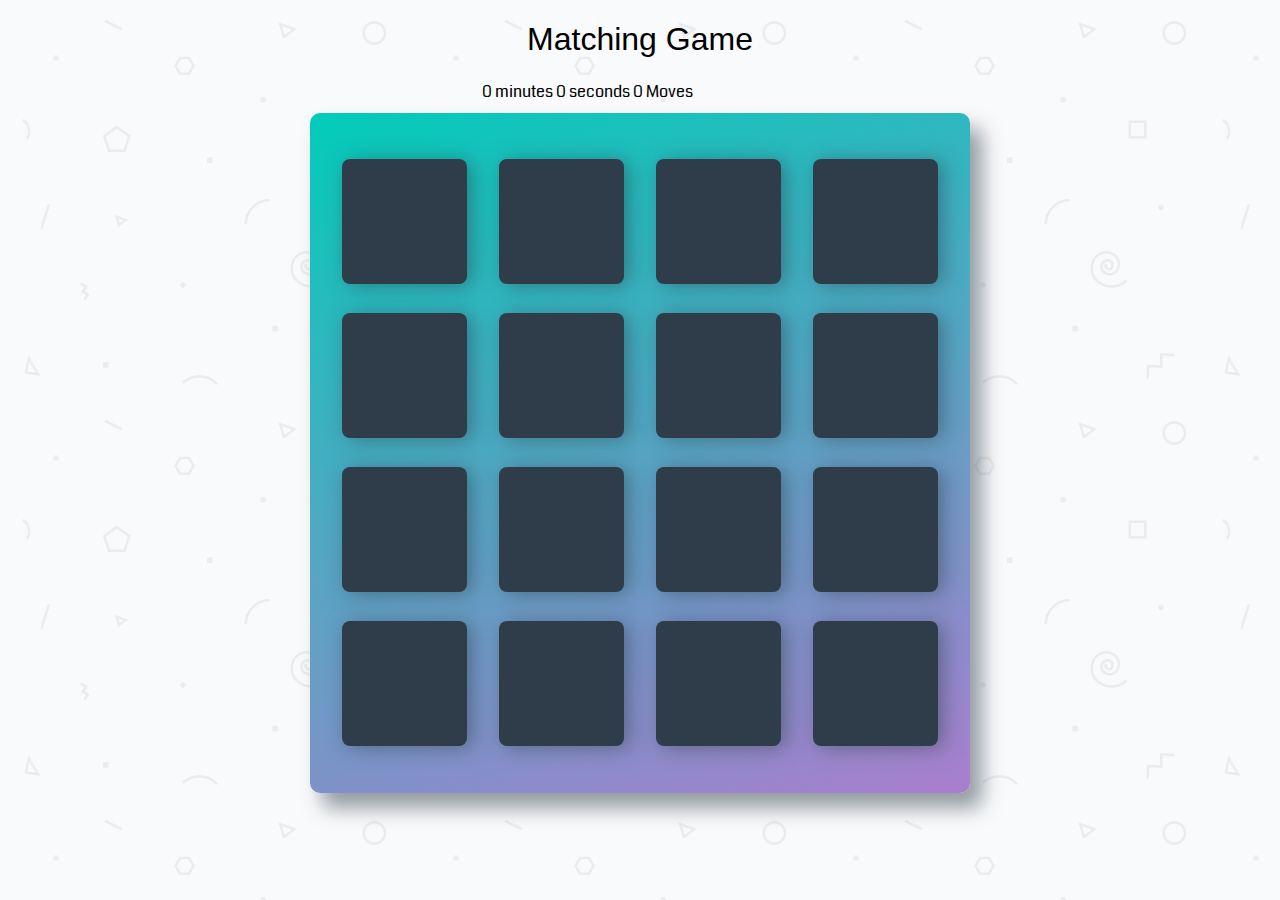
<file: index.html>
<!DOCTYPE html>
<html lang="en">
  <head>
    <meta charset="utf-8" />
    <title>Matching Game</title>
    <meta name="description" content="" />
    <link rel="stylesheet" href="https://use.fontawesome.com/releases/v5.6.3/css/all.css" integrity="sha384-UHRtZLI+pbxtHCWp1t77Bi1L4ZtiqrqD80Kn4Z8NTSRyMA2Fd33n5dQ8lWUE00s/" crossorigin="anonymous">
    <link
      rel="stylesheet prefetch"
      href="https://fonts.googleapis.com/css?family=Coda"
    />
    <link    rel="stylesheet"  href="https://cdnjs.cloudflare.com/ajax/libs/animate.css/3.7.0/animate.min.css"  />

    <link rel="stylesheet" href="css/app.css" />
  </head>
  <body>
    <div class="container animated fadeIn">
      <header><h1 id="header">Matching Game</h1></header>

      <section class="score-panel">
        <ul class="stars">
          <li><i class="fa fa-star"></i></li>
          <li><i class="fa fa-star"></i></li>
          <li><i class="fa fa-star"></i></li>
        </ul>
        <span class="timer"><label id="minutes">0</label> minutes <label id="seconds">0</label> seconds </span>
        <span class="moves">3</span> Moves

        <div class="restart"><i class="fas fa-redo"></i></div>
      </section>

      <ul class="deck"></ul>
      <div id="congratsModal" class="modal d-none">
        <div class="modal-content">
          <span class="closeBtn"><i class="far fa-times-circle"></i></span>
          <h3 class="successMessage">Congrats .. you won!</h3>
          <div class="results">
            <p class="totalMoves"></p>
          </div>
          <h4 class="restartLink">Restart<i class="fa fa-redo"></i></h4>
        </div>
      </div>
    </div>

    <script src="js/app.js"></script>
  </body>
</html>
</file>
<file: css/app.css>
html {
  box-sizing: border-box;
}

*,
*::before,
*::after {
  box-sizing: inherit;
}

html,
body {
  width: 100%;
  height: 100%;
  margin: 0;
  padding: 0;
}

body {
  background: #ffffff url("../img/geometry2.png"); /* Background pattern from Subtle Patterns */
  font-family: "Coda", cursive;
}

.container {
  display: flex;
  justify-content: center;
  align-items: center;
  flex-direction: column;
}

h1 {
  font-family: "Open Sans", sans-serif;
  font-weight: 300;
}

/*
 * Styles for the deck of cards
 */

.deck {
  width: 660px;
  min-height: 680px;
  background: linear-gradient(160deg, #02ccba 0%, #aa7ecd 100%);
  padding: 32px;
  border-radius: 10px;
  box-shadow: 12px 15px 20px 0 rgba(46, 61, 73, 0.5);
  display: flex;
  flex-wrap: wrap;
  justify-content: space-between;
  align-items: center;
  margin: 0 0 3em;
}

.deck .card {
  height: 125px;
  width: 125px;
  background: #2e3d49;
  font-size: 0;
  color: #ffffff;
  border-radius: 8px;
  cursor: pointer;
  display: flex;
  justify-content: center;
  align-items: center;
  box-shadow: 5px 2px 20px 0 rgba(46, 61, 73, 0.5);
}

.deck .card.open {
  transform: rotateY(0);
  background: #02b3e4;
  cursor: default;
}

.deck .card.show {
  font-size: 48px;
}

.deck .card.match {
  cursor: default;
  background: #02ccba;
  font-size: 48px;
}

/*
 * Styles for the Score Panel
 */

.score-panel {
  text-align: left;
  width: 345px;
  margin-bottom: 10px;
}

.score-panel .stars {
  margin: 0;
  padding: 0;
  display: inline-block;
  margin: 0 5px 0 0;
}

.score-panel .stars li {
  list-style: none;
  display: inline-block;
}

.score-panel .restart {
  float: right;
  cursor: pointer;
}

/*
 * Styles for the modal
 */
.modal {
  justify-content: center;
  align-items: center;
  display: flex;
  flex-direction: column;
  background-color: rgba(255, 255, 255, 0.575);
  border-radius: 5px;
  box-shadow: 0 0 15px rgba(0, 0, 0, 0.08), 0 0 4px rgba(0, 0, 0, 0.05);
  width: 100%;
  height: 100%;
  position: fixed;
  z-index: 1;
  left: 0;
  top: 0;
  // enable scroll if needed
  overflow: auto;
}
.d-none {
  display: none;
}
.modal-content {
  display: none;
  justify-content: center;
  align-items: center;
  display: flex;
  flex-direction: column;
  background-color: rgba(255, 255, 255, 0.973);
  margin: 0 auto;
  color: #b2b2b2;
  width: 40%;
  border-radius: 10px;
}
.closeBtn {
  color: #294a58;

  background-color: rgba(133, 233, 196, 0.897);
  font-size: 27px;
  font-weight: 100;
  border-radius: 10px 5px 70px 0px;
  padding: 21px;
  align-self: flex-start;
}
.closeBtn:hover {
  color: #0aaedb;
  cursor: pointer;
}
.successMessage {
  color: #294a58;
  position: relative;
  display: inline-block;
}
.successMessage:after {
  content: "";
  position: absolute;
  left: 0;
  right: 0;
  top: 100%;
  margin: 10px auto;
  width: 50%;
  height: 2.5px;
  background-color: #85e9c5;
}
.restartLink {
  color: #85e9c5;
  font-size: 16px;
  letter-spacing: 3px;
  text-transform: capitalize;
  
}
.restartLink:hover{
    cursor: pointer;
}
.results {
  text-align: center;
}
#cloneRating {
  padding: 0;
  display: inline-flex;
  margin: -10px 5px 0 15px;
  list-style: none;
}
#cloneRating > li {
  padding: 2px;
}
/*
 * disable event on card when clicked 
 */
.disabled {
  pointer-events: none;
}
 /*
 * Rating stars colorize 
 */
.yellowStars {
  color: #ffc30b;
  text-shadow: 0 0 3px #000;
}
.whiteStars {
    color:#fff ;
     text-shadow: 0 0 3px #000;
}
</file>
